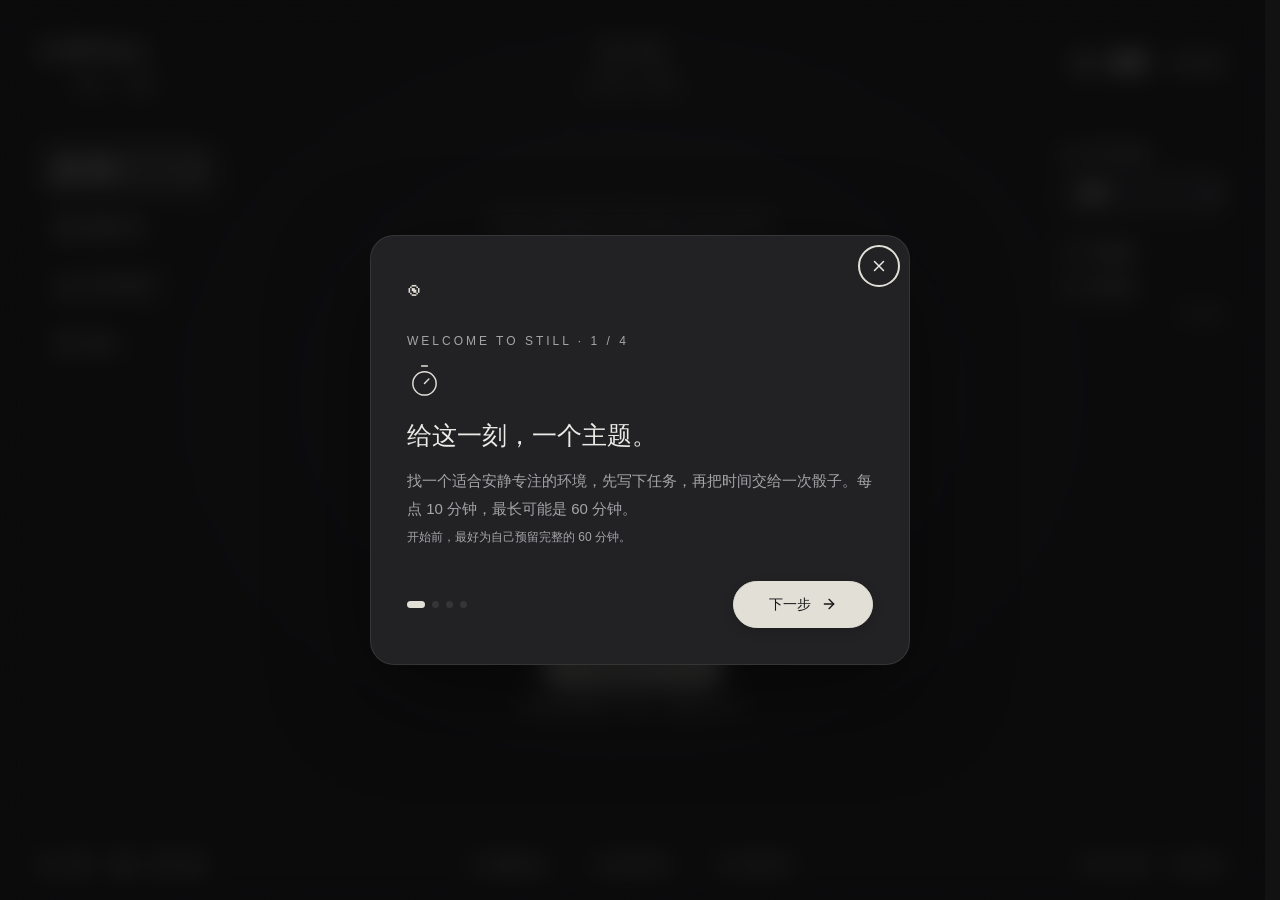
<file: index.html>
<!doctype html>
<html lang="zh-CN">
  <head>
    <meta charset="UTF-8" />
    <meta
      name="viewport"
      content="width=device-width,initial-scale=1,viewport-fit=cover"
    />
    <meta
      name="description"
      content="无需登录的专注时钟、白噪音与休息仪式。记录保存在你的浏览器里。"
    />
    <link rel="icon" href="./favicon.svg" />
    <title>STILL · 专注与片刻</title>
    <script type="module" crossorigin src="./assets/index-B9c-aP83.js"></script>
    <link rel="stylesheet" crossorigin href="./assets/index-BuZqclIT.css" />
  </head>
  <body>
    <div id="root"></div>

    <script>
      /*
       * 浮层/小面板：
       * 点击外部自动关闭
       */
      document.addEventListener("pointerdown", function (event) {
        /* 完成提醒 */
        document
          .querySelectorAll("details.reminder-settings[open]")
          .forEach(function (panel) {
            if (!panel.contains(event.target)) {
              panel.removeAttribute("open");
            }
          });

        /* 编辑我的放松清单 */
        const editor = document.querySelector(".wheel-page .options-editor");

        if (editor) {
          const toggle = Array.from(
            document.querySelectorAll(".wheel-page .text-button"),
          ).find(function (button) {
            return (
              button.textContent.includes("编辑我的放松清单") ||
              button.textContent.includes("收起选项")
            );
          });

          const clickedEditor = editor.contains(event.target);
          const clickedToggle = toggle && toggle.contains(event.target);

          if (!clickedEditor && !clickedToggle && toggle) {
            toggle.click();
          }
        }
      });

      /*
       * Esc 同样关闭
       */
      document.addEventListener("keydown", function (event) {
        if (event.key !== "Escape") return;

        document
          .querySelectorAll("details.reminder-settings[open]")
          .forEach(function (panel) {
            panel.removeAttribute("open");
          });

        const editor = document.querySelector(".wheel-page .options-editor");

        if (editor) {
          const toggle = Array.from(
            document.querySelectorAll(".wheel-page .text-button"),
          ).find(function (button) {
            return button.textContent.includes("收起选项");
          });

          if (toggle) toggle.click();
        }
      }); /* =========================
   STILL 页面交互音效
   ========================= */

      (() => {
        let audioCtx = null;

        async function getAudio() {
          const AudioContextClass =
            window.AudioContext || window.webkitAudioContext;

          if (!AudioContextClass) {
            console.warn("浏览器不支持 Web Audio");
            return null;
          }

          if (!audioCtx) {
            audioCtx = new AudioContextClass();
          }

          if (audioCtx.state === "suspended") {
            await audioCtx.resume();
          }

          return audioCtx;
        }

        /* 普通按钮：很轻的“嗒” */
        async function playClick() {
          const a = await getAudio();
          if (!a) return;

          const now = a.currentTime;

          const osc = a.createOscillator();
          const gain = a.createGain();

          osc.type = "sine";
          osc.frequency.setValueAtTime(520, now);
          osc.frequency.exponentialRampToValueAtTime(390, now + 0.055);

          gain.gain.setValueAtTime(0.07, now);
          gain.gain.exponentialRampToValueAtTime(0.0001, now + 0.065);

          osc.connect(gain);
          gain.connect(a.destination);

          osc.start(now);
          osc.stop(now + 0.07);
        }

        /* 抽卡：两声很轻的木质/星光感 */
        async function playCard() {
          const a = await getAudio();
          if (!a) return;

          const now = a.currentTime;

          [
            [520, 0, 0.07],
            [740, 0.075, 0.045],
          ].forEach(([freq, delay, volume]) => {
            const osc = a.createOscillator();
            const gain = a.createGain();

            const start = now + delay;

            osc.type = "triangle";
            osc.frequency.setValueAtTime(freq, start);

            osc.frequency.exponentialRampToValueAtTime(
              freq * 0.82,
              start + 0.1,
            );

            gain.gain.setValueAtTime(volume, start);

            gain.gain.exponentialRampToValueAtTime(0.0001, start + 0.13);

            osc.connect(gain);
            gain.connect(a.destination);

            osc.start(start);
            osc.stop(start + 0.14);
          });
        }

        /* 硬币：短促银色金属声 */
        async function playCoin() {
          const a = await getAudio();
          if (!a) return;

          const now = a.currentTime;

          const notes = [
            [1380, 0.0, 0.055],
            [1760, 0.11, 0.045],
            [2240, 0.22, 0.035],
          ];

          notes.forEach(([freq, delay, volume]) => {
            const osc = a.createOscillator();
            const gain = a.createGain();

            const start = now + delay;

            osc.type = "sine";

            osc.frequency.setValueAtTime(freq, start);

            osc.frequency.exponentialRampToValueAtTime(
              freq * 0.82,
              start + 0.16,
            );

            gain.gain.setValueAtTime(volume, start);

            gain.gain.exponentialRampToValueAtTime(0.0001, start + 0.18);

            osc.connect(gain);
            gain.connect(a.destination);

            osc.start(start);
            osc.stop(start + 0.19);
          });
        }
        /*
         * 用 pointerdown：
         * 浏览器更容易把它识别成真正的用户操作
         */
        document.addEventListener(
          "pointerdown",
          async function (event) {
            if (!(event.target instanceof Element)) {
              return;
            }

            const target = event.target.closest("button, summary, .style-card");

            if (!target) return;

            if (target.tagName === "BUTTON" && target.disabled) {
              return;
            }

            const text = (target.textContent || "").trim();

            /* 抽卡 */
            if (
              text.includes("抽一个片刻") ||
              text.includes("再抽一次") ||
              text.includes("转动转盘") ||
              text.includes("再转一次")
            ) {
              await playCard();
              return;
            }

            /* 抛硬币 */
            if (text.includes("抛硬币")) {
              await playCoin();
              return;
            }

            /* 普通按钮 */
            await playClick();
          },
          true,
        );
      })();
    </script>
  </body>
</html>
</file>
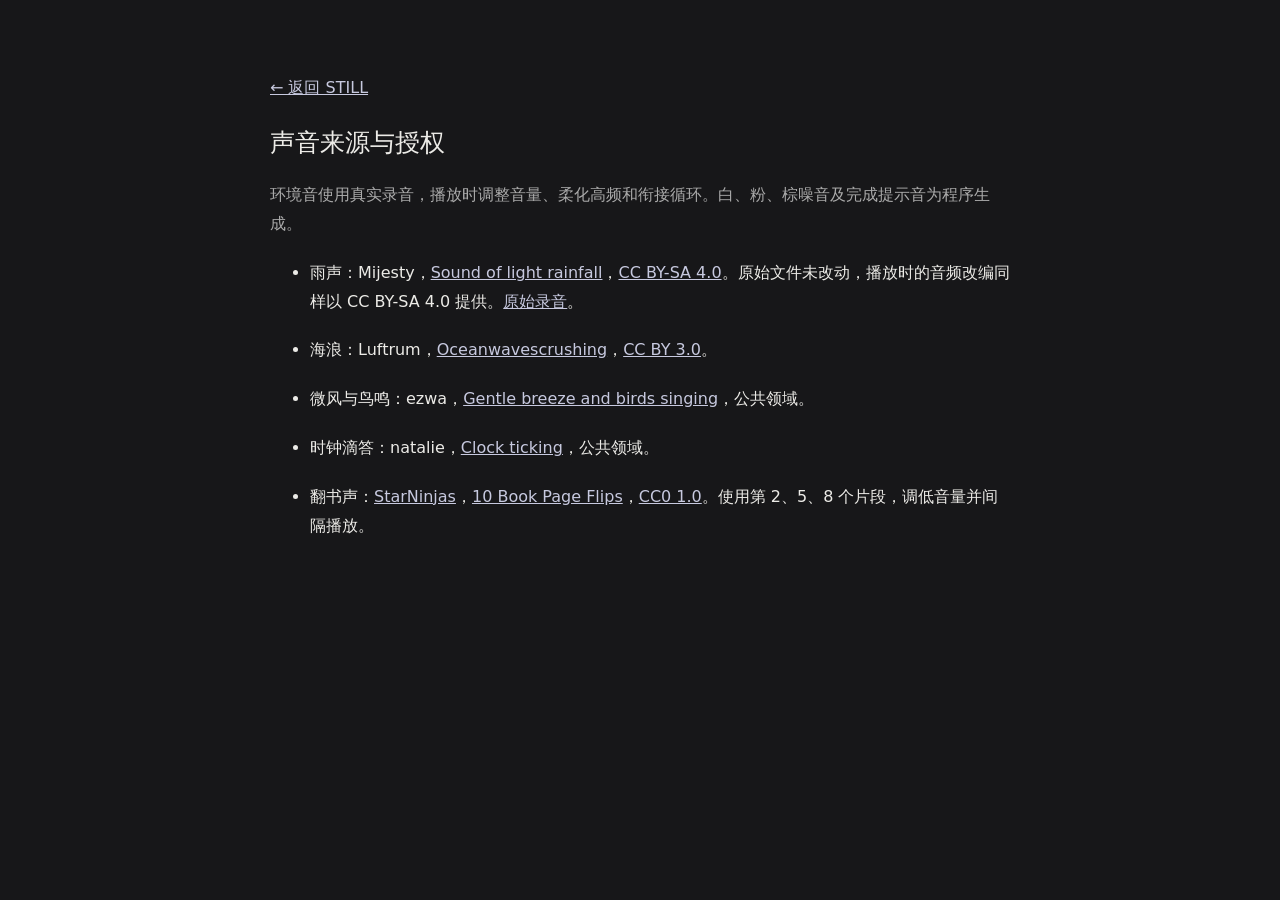
<file: audio-credits.html>
<!doctype html><html lang="zh-CN"><meta charset="utf-8"><title>STILL · 声音来源</title><meta name="viewport" content="width=device-width,initial-scale=1"><style>body{background:#171719;color:#ecebe7;font:16px/1.8 system-ui;max-width:740px;margin:50px auto;padding:24px}a{color:#c7c9df}li{margin:20px 0}h1{font-size:25px;font-weight:500}p{color:#aaa}</style><a href="./">← 返回 STILL</a><h1>声音来源与授权</h1><p>环境音使用真实录音，播放时调整音量、柔化高频和衔接循环。白、粉、棕噪音及完成提示音为程序生成。</p><ul><li>雨声：Mijesty，<a href="https://commons.wikimedia.org/wiki/File:Sound_of_light_rainfall.ogg">Sound of light rainfall</a>，<a href="https://creativecommons.org/licenses/by-sa/4.0/">CC BY-SA 4.0</a>。原始文件未改动，播放时的音频改编同样以 CC BY-SA 4.0 提供。<a href="./audio/rain.ogg">原始录音</a>。</li><li>海浪：Luftrum，<a href="https://commons.wikimedia.org/wiki/File:Oceanwavescrushing.ogg">Oceanwavescrushing</a>，<a href="https://creativecommons.org/licenses/by/3.0/">CC BY 3.0</a>。</li><li>微风与鸟鸣：ezwa，<a href="https://commons.wikimedia.org/wiki/File:Gentle_breeze_and_birds_singing.ogg">Gentle breeze and birds singing</a>，公共领域。</li><li>时钟滴答：natalie，<a href="https://commons.wikimedia.org/wiki/File:Clock_ticking.ogg">Clock ticking</a>，公共领域。</li><li>翻书声：<a href="https://opengameart.org/user/85392">StarNinjas</a>，<a href="https://opengameart.org/content/10-book-page-flips">10 Book Page Flips</a>，<a href="https://creativecommons.org/publicdomain/zero/1.0/">CC0 1.0</a>。使用第 2、5、8 个片段，调低音量并间隔播放。</li></ul></html>
</file>
